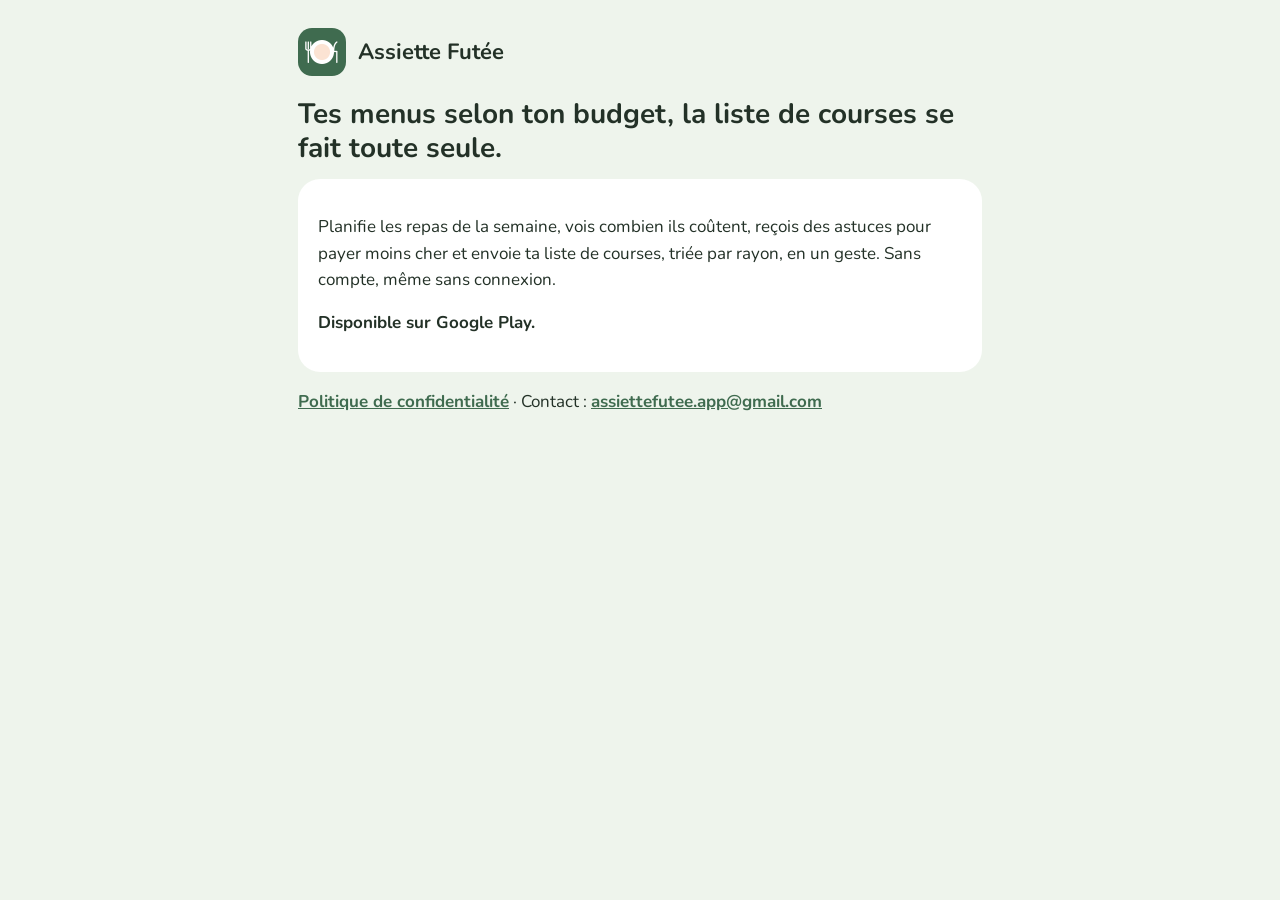
<file: index.html>
<!doctype html>
<html lang="fr"><head><meta charset="utf-8"><meta name="viewport" content="width=device-width,initial-scale=1">
<title>Assiette Futée</title>
<link rel="stylesheet" href="https://fonts.googleapis.com/css2?family=Nunito:wght@400;700;800&display=swap"><link rel="stylesheet" href="_style.css">
<link rel="icon" href="[data-uri]"></head>
<body><main>
<header><img src="[data-uri]" alt=""><b>Assiette Futée</b></header>
<h1>Tes menus selon ton budget, la liste de courses se fait toute seule.</h1>
<div class="card">
<p>Planifie les repas de la semaine, vois combien ils coûtent, reçois des astuces pour payer moins cher et envoie ta liste de courses, triée par rayon, en un geste. Sans compte, même sans connexion.</p>
<p><b>Disponible sur Google Play.</b></p>
</div>
<p><a href="confidentialite.html">Politique de confidentialité</a> · Contact : <a href="mailto:assiettefutee.app@gmail.com">assiettefutee.app@gmail.com</a></p>
</main></body></html>
</file>
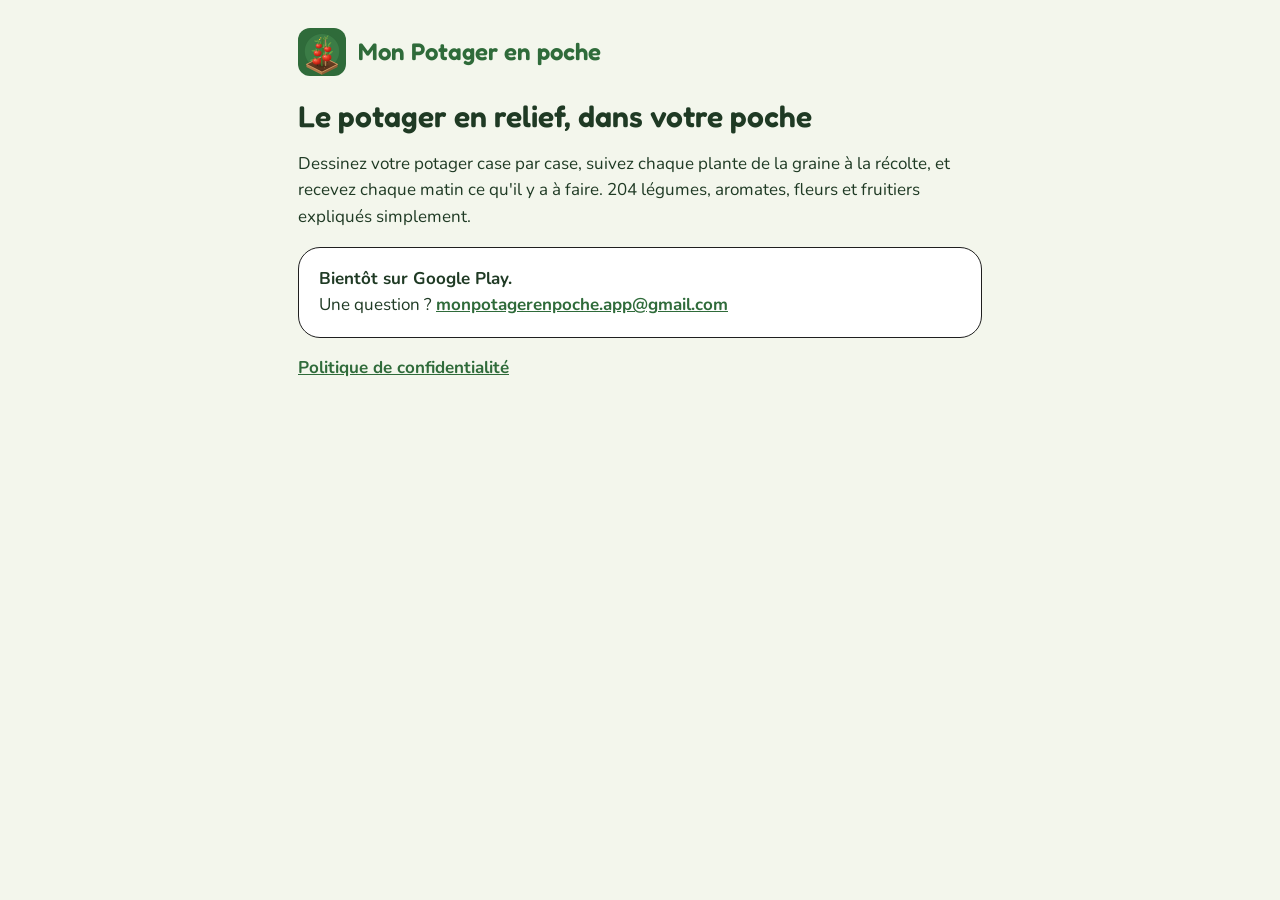
<file: potager/index.html>
<!doctype html>
<html lang="fr"><head><meta charset="utf-8"><meta name="viewport" content="width=device-width,initial-scale=1">
<title>Accueil – Mon Potager en poche</title>
<link rel="stylesheet" href="https://fonts.googleapis.com/css2?family=Fredoka:wght@600&family=Nunito:wght@400;700;800&display=swap"><link rel="stylesheet" href="_style.css">
<link rel="icon" href="[data-uri]"></head>
<body><main>
<header><img src="[data-uri]" alt=""><b>Mon Potager en poche</b></header>
<h1>Le potager en relief, dans votre poche</h1>
<p>Dessinez votre potager case par case, suivez chaque plante de la graine à la récolte, et recevez chaque matin ce qu'il y a à faire. 204 légumes, aromates, fleurs et fruitiers expliqués simplement.</p>
<div class="card"><b>Bientôt sur Google Play.</b><br>Une question ? <a href="mailto:monpotagerenpoche.app@gmail.com">monpotagerenpoche.app@gmail.com</a></div>
<p><a href="confidentialite.html">Politique de confidentialité</a></p>
</main></body></html>
</file>
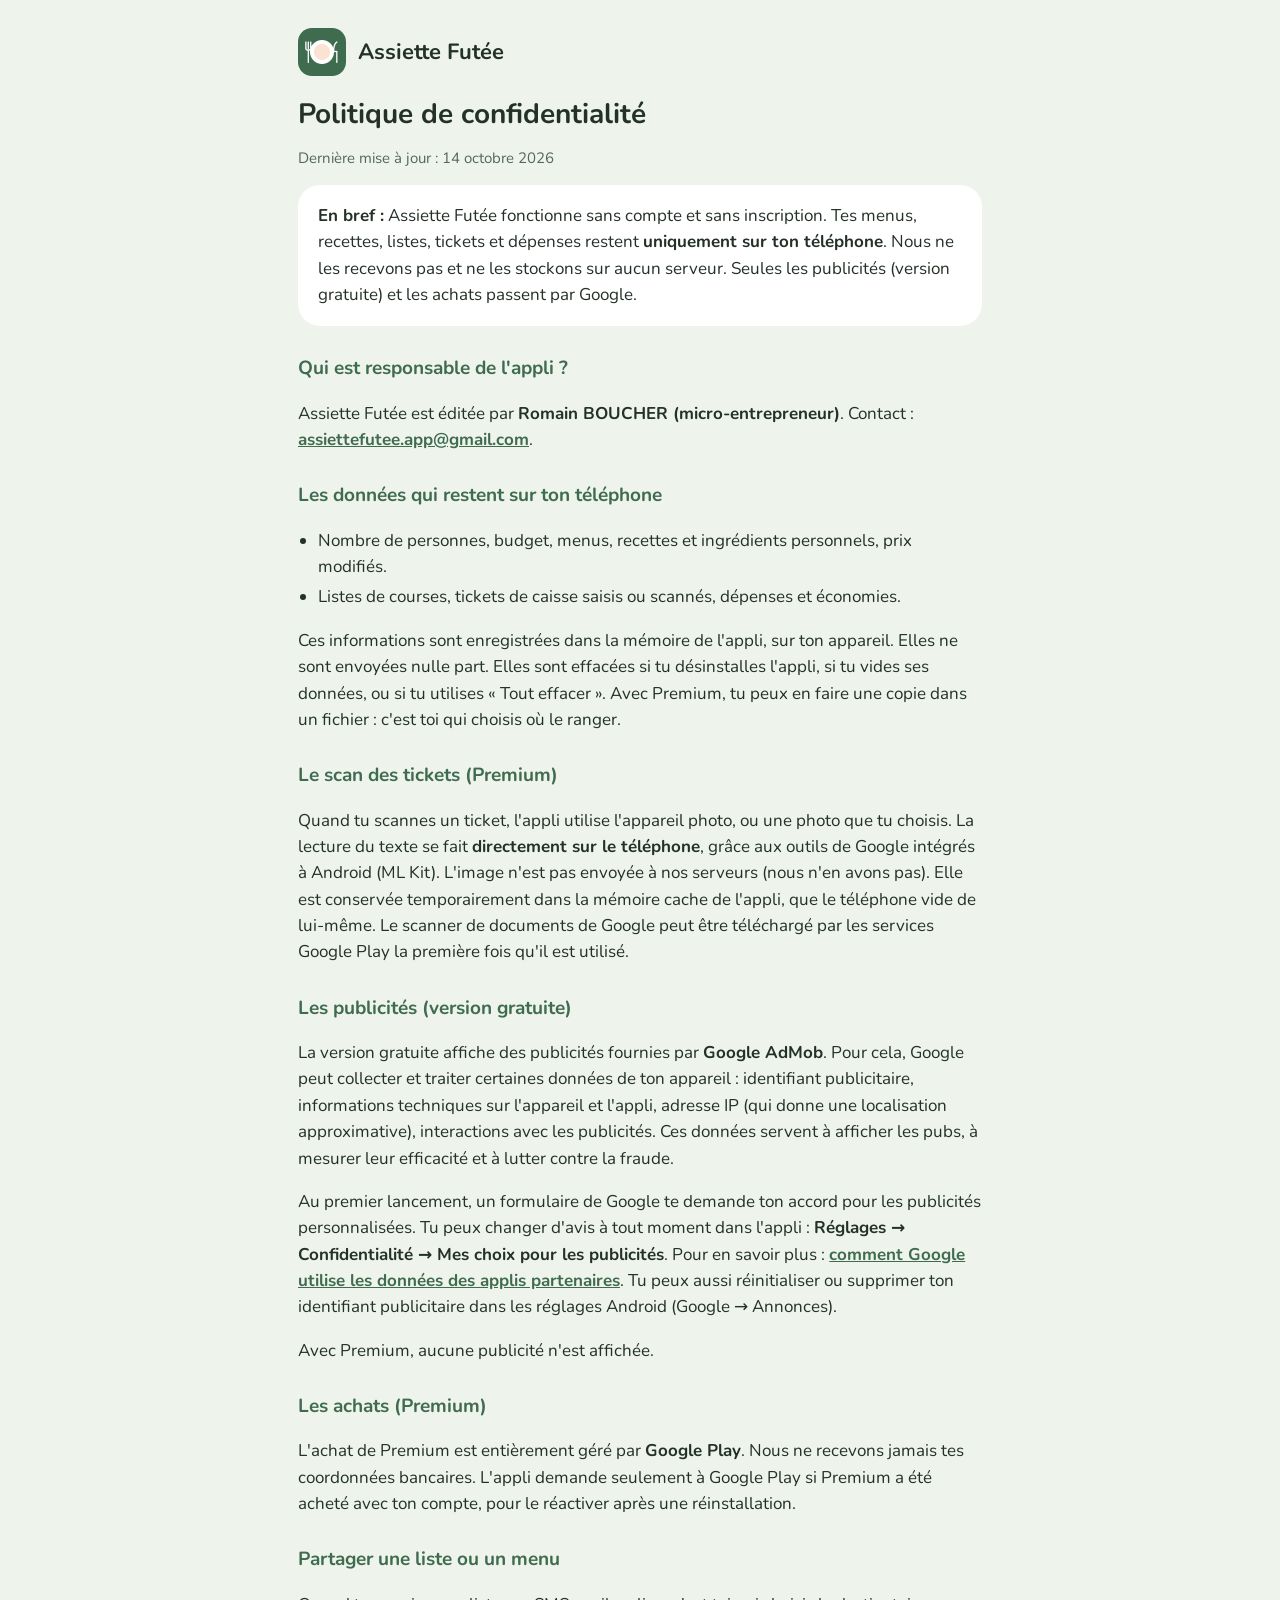
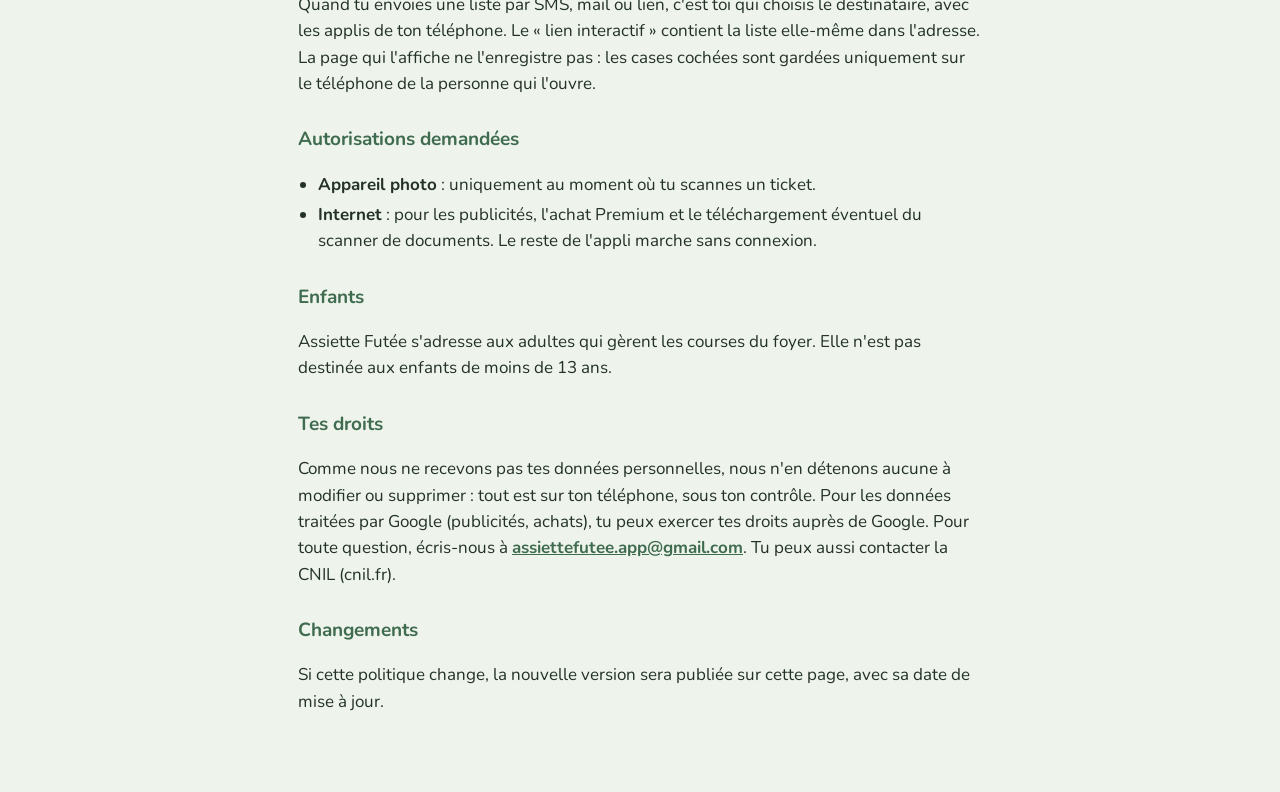
<file: confidentialite.html>
<!doctype html>
<html lang="fr"><head><meta charset="utf-8"><meta name="viewport" content="width=device-width,initial-scale=1">
<title>Confidentialité – Assiette Futée</title>
<link rel="stylesheet" href="https://fonts.googleapis.com/css2?family=Nunito:wght@400;700;800&display=swap"><link rel="stylesheet" href="_style.css">
<link rel="icon" href="[data-uri]"></head>
<body><main>
<header><img src="[data-uri]" alt=""><b>Assiette Futée</b></header>
<h1>Politique de confidentialité</h1>
<p class="muted">Dernière mise à jour : 14 octobre 2026</p>

<div class="card"><b>En bref :</b> Assiette Futée fonctionne sans compte et sans inscription. Tes menus, recettes, listes, tickets et dépenses restent <b>uniquement sur ton téléphone</b>. Nous ne les recevons pas et ne les stockons sur aucun serveur. Seules les publicités (version gratuite) et les achats passent par Google.</div>

<h2>Qui est responsable de l'appli ?</h2>
<p>Assiette Futée est éditée par <b>Romain BOUCHER (micro-entrepreneur)</b>. Contact : <a href="mailto:assiettefutee.app@gmail.com">assiettefutee.app@gmail.com</a>.</p>

<h2>Les données qui restent sur ton téléphone</h2>
<ul>
<li>Nombre de personnes, budget, menus, recettes et ingrédients personnels, prix modifiés.</li>
<li>Listes de courses, tickets de caisse saisis ou scannés, dépenses et économies.</li>
</ul>
<p>Ces informations sont enregistrées dans la mémoire de l'appli, sur ton appareil. Elles ne sont envoyées nulle part. Elles sont effacées si tu désinstalles l'appli, si tu vides ses données, ou si tu utilises « Tout effacer ». Avec Premium, tu peux en faire une copie dans un fichier : c'est toi qui choisis où le ranger.</p>

<h2>Le scan des tickets (Premium)</h2>
<p>Quand tu scannes un ticket, l'appli utilise l'appareil photo, ou une photo que tu choisis. La lecture du texte se fait <b>directement sur le téléphone</b>, grâce aux outils de Google intégrés à Android (ML Kit). L'image n'est pas envoyée à nos serveurs (nous n'en avons pas). Elle est conservée temporairement dans la mémoire cache de l'appli, que le téléphone vide de lui-même. Le scanner de documents de Google peut être téléchargé par les services Google Play la première fois qu'il est utilisé.</p>

<h2>Les publicités (version gratuite)</h2>
<p>La version gratuite affiche des publicités fournies par <b>Google AdMob</b>. Pour cela, Google peut collecter et traiter certaines données de ton appareil : identifiant publicitaire, informations techniques sur l'appareil et l'appli, adresse IP (qui donne une localisation approximative), interactions avec les publicités. Ces données servent à afficher les pubs, à mesurer leur efficacité et à lutter contre la fraude.</p>
<p>Au premier lancement, un formulaire de Google te demande ton accord pour les publicités personnalisées. Tu peux changer d'avis à tout moment dans l'appli : <b>Réglages → Confidentialité → Mes choix pour les publicités</b>. Pour en savoir plus : <a href="https://policies.google.com/technologies/partner-sites">comment Google utilise les données des applis partenaires</a>. Tu peux aussi réinitialiser ou supprimer ton identifiant publicitaire dans les réglages Android (Google → Annonces).</p>
<p>Avec Premium, aucune publicité n'est affichée.</p>

<h2>Les achats (Premium)</h2>
<p>L'achat de Premium est entièrement géré par <b>Google Play</b>. Nous ne recevons jamais tes coordonnées bancaires. L'appli demande seulement à Google Play si Premium a été acheté avec ton compte, pour le réactiver après une réinstallation.</p>

<h2>Partager une liste ou un menu</h2>
<p>Quand tu envoies une liste par SMS, mail ou lien, c'est toi qui choisis le destinataire, avec les applis de ton téléphone. Le « lien interactif » contient la liste elle-même dans l'adresse. La page qui l'affiche ne l'enregistre pas : les cases cochées sont gardées uniquement sur le téléphone de la personne qui l'ouvre.</p>

<h2>Autorisations demandées</h2>
<ul>
<li><b>Appareil photo</b> : uniquement au moment où tu scannes un ticket.</li>
<li><b>Internet</b> : pour les publicités, l'achat Premium et le téléchargement éventuel du scanner de documents. Le reste de l'appli marche sans connexion.</li>
</ul>

<h2>Enfants</h2>
<p>Assiette Futée s'adresse aux adultes qui gèrent les courses du foyer. Elle n'est pas destinée aux enfants de moins de 13 ans.</p>

<h2>Tes droits</h2>
<p>Comme nous ne recevons pas tes données personnelles, nous n'en détenons aucune à modifier ou supprimer : tout est sur ton téléphone, sous ton contrôle. Pour les données traitées par Google (publicités, achats), tu peux exercer tes droits auprès de Google. Pour toute question, écris-nous à <a href="mailto:assiettefutee.app@gmail.com">assiettefutee.app@gmail.com</a>. Tu peux aussi contacter la CNIL (cnil.fr).</p>

<h2>Changements</h2>
<p>Si cette politique change, la nouvelle version sera publiée sur cette page, avec sa date de mise à jour.</p>
</main></body></html>
</file>
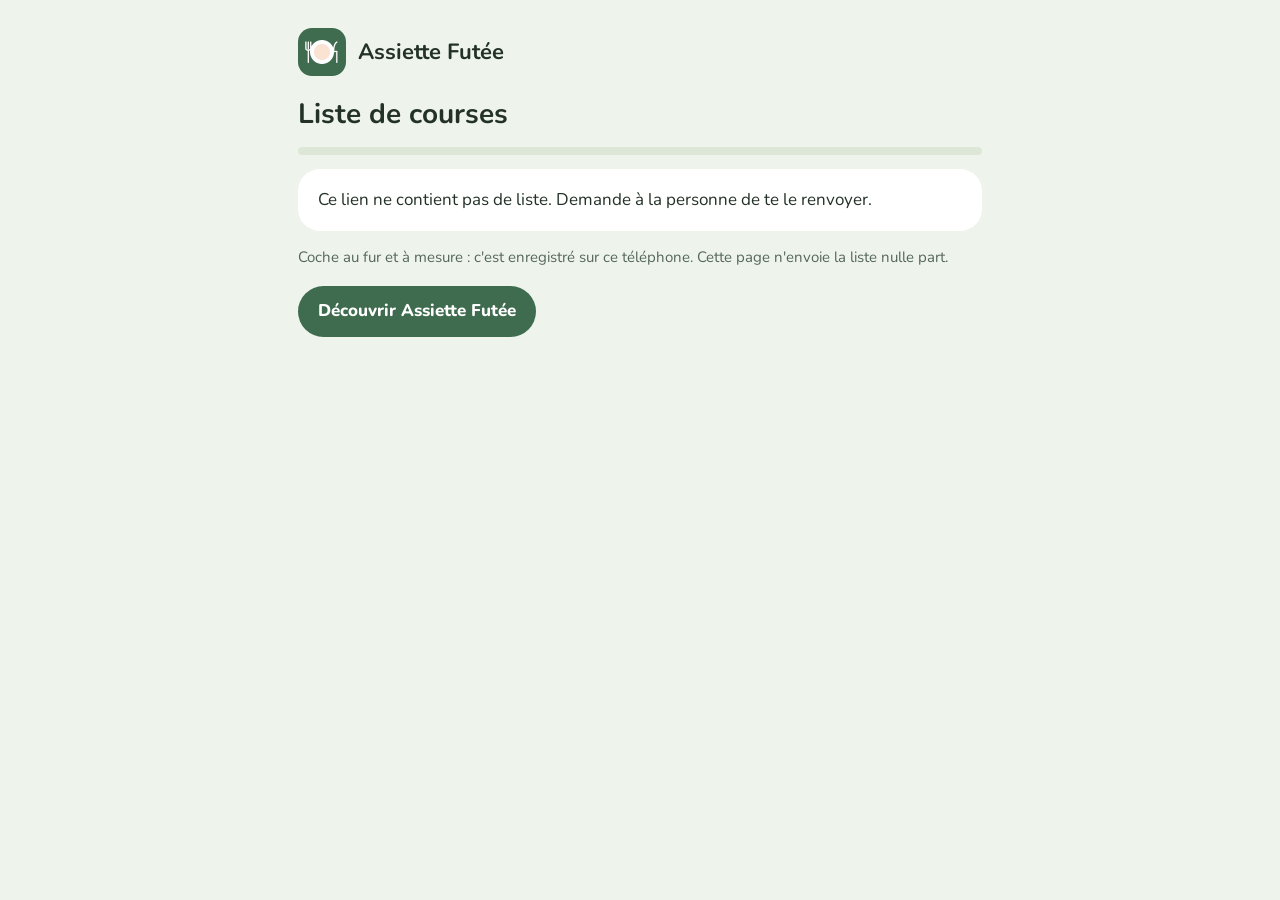
<file: liste.html>
<!doctype html>
<html lang="fr"><head><meta charset="utf-8"><meta name="viewport" content="width=device-width,initial-scale=1">
<meta name="robots" content="noindex">
<title>Liste de courses – Assiette Futée</title>
<link rel="stylesheet" href="https://fonts.googleapis.com/css2?family=Nunito:wght@400;700;800&display=swap"><link rel="stylesheet" href="_style.css">
<link rel="icon" href="[data-uri]">
<style>
.grp{background:#fff;border-radius:22px;padding:6px 16px 8px;margin:12px 0}
.grp h3{font-size:13px;font-weight:800;color:var(--sage);margin:0;padding:10px 0 4px;letter-spacing:.03em;text-transform:uppercase}
label{display:flex;align-items:center;gap:12px;min-height:48px;border-top:1px solid #EEF2EC;cursor:pointer}
label:first-of-type{border-top:0}input{width:24px;height:24px;accent-color:var(--sage);margin:0;flex-shrink:0}
.nm{flex:1}.q{color:var(--muted);font-size:15px}.done .nm{text-decoration:line-through;color:#7E8C82}
.bar{height:8px;background:#DCE7D8;border-radius:99px;overflow:hidden}.bar div{height:8px;background:var(--sage);transition:width .3s}
.btn{display:inline-block;background:var(--sage);color:#fff;text-decoration:none;border-radius:99px;padding:12px 20px;font-weight:800}
</style></head>
<body><main>
<header><img src="[data-uri]" alt=""><b>Assiette Futée</b></header>
<h1>Liste de courses</h1><p class="muted" id="sub"></p>
<div class="bar" aria-hidden="true"><div id="bar" style="width:0"></div></div>
<div id="list"></div>
<p class="muted">Coche au fur et à mesure : c'est enregistré sur ce téléphone. Cette page n'envoie la liste nulle part.</p>
<p><a class="btn" href="./">Découvrir Assiette Futée</a></p>
</main>
<script>
(function () {
  var RAY = ["Fruits & légumes", "Boulangerie", "Boucherie & volaille", "Poissonnerie", "Crèmerie & œufs", "Frais (pâtes, traiteur)", "Épicerie salée", "Huiles, épices & condiments", "Épicerie sucrée", "Surgelés", "Boissons", "Bébé", "Hygiène & beauté", "Entretien & maison", "Autre"];
  var esc = function (s) { return String(s == null ? '' : s).replace(/[&<>"']/g, function (c) { return { '&': '&amp;', '<': '&lt;', '>': '&gt;', '"': '&quot;', "'": '&#39;' }[c]; }); };
  var box = document.getElementById('list'); var m = location.hash.match(/liste=([\w-]+)/);
  if (!m) { box.innerHTML = '<div class="card">Ce lien ne contient pas de liste. Demande à la personne de te le renvoyer.</div>'; return; }
  var data;
  try { data = JSON.parse(decodeURIComponent(escape(atob(m[1].replace(/-/g, '+').replace(/_/g, '/'))))); }
  catch (e) { box.innerHTML = '<div class="card">Ce lien est abîmé (il a peut-être été coupé). Demande à la personne de te le renvoyer.</div>'; return; }
  var key = 'af-shared-' + (data.h || m[1].slice(0, 24)); var st = {};
  try { st = JSON.parse(localStorage.getItem(key) || '{}'); } catch (e) {}
  document.getElementById('sub').textContent = data.t || '';
  var groups = {}; (data.items || []).forEach(function (it, i) { (groups[it[0]] = groups[it[0]] || []).push([i, it]); });
  box.innerHTML = Object.keys(groups).sort(function (a, b) { return a - b; }).map(function (ri) {
    return '<div class="grp"><h3>' + esc(RAY[ri] || 'Autre') + '</h3>' + groups[ri].map(function (x) {
      var i = x[0], it = x[1];
      return '<label class="' + (st[i] ? 'done' : '') + '"><input type="checkbox" data-i="' + i + '"' + (st[i] ? ' checked' : '') + '><span class="nm">' + esc(it[1]) + '</span><span class="q">' + esc(it[2] || '') + '</span></label>';
    }).join('') + '</div>';
  }).join('');
  var total = (data.items || []).length;
  var upd = function () { var n = Object.keys(st).filter(function (k) { return st[k]; }).length; document.getElementById('bar').style.width = (total ? n / total * 100 : 0) + '%'; };
  upd();
  box.addEventListener('change', function (e) {
    var t = e.target; if (!t.dataset.i) return; st[t.dataset.i] = t.checked;
    try { localStorage.setItem(key, JSON.stringify(st)); } catch (x) {}
    t.closest('label').classList.toggle('done', t.checked); upd();
  });
})();
</script>
</body></html>
</file>
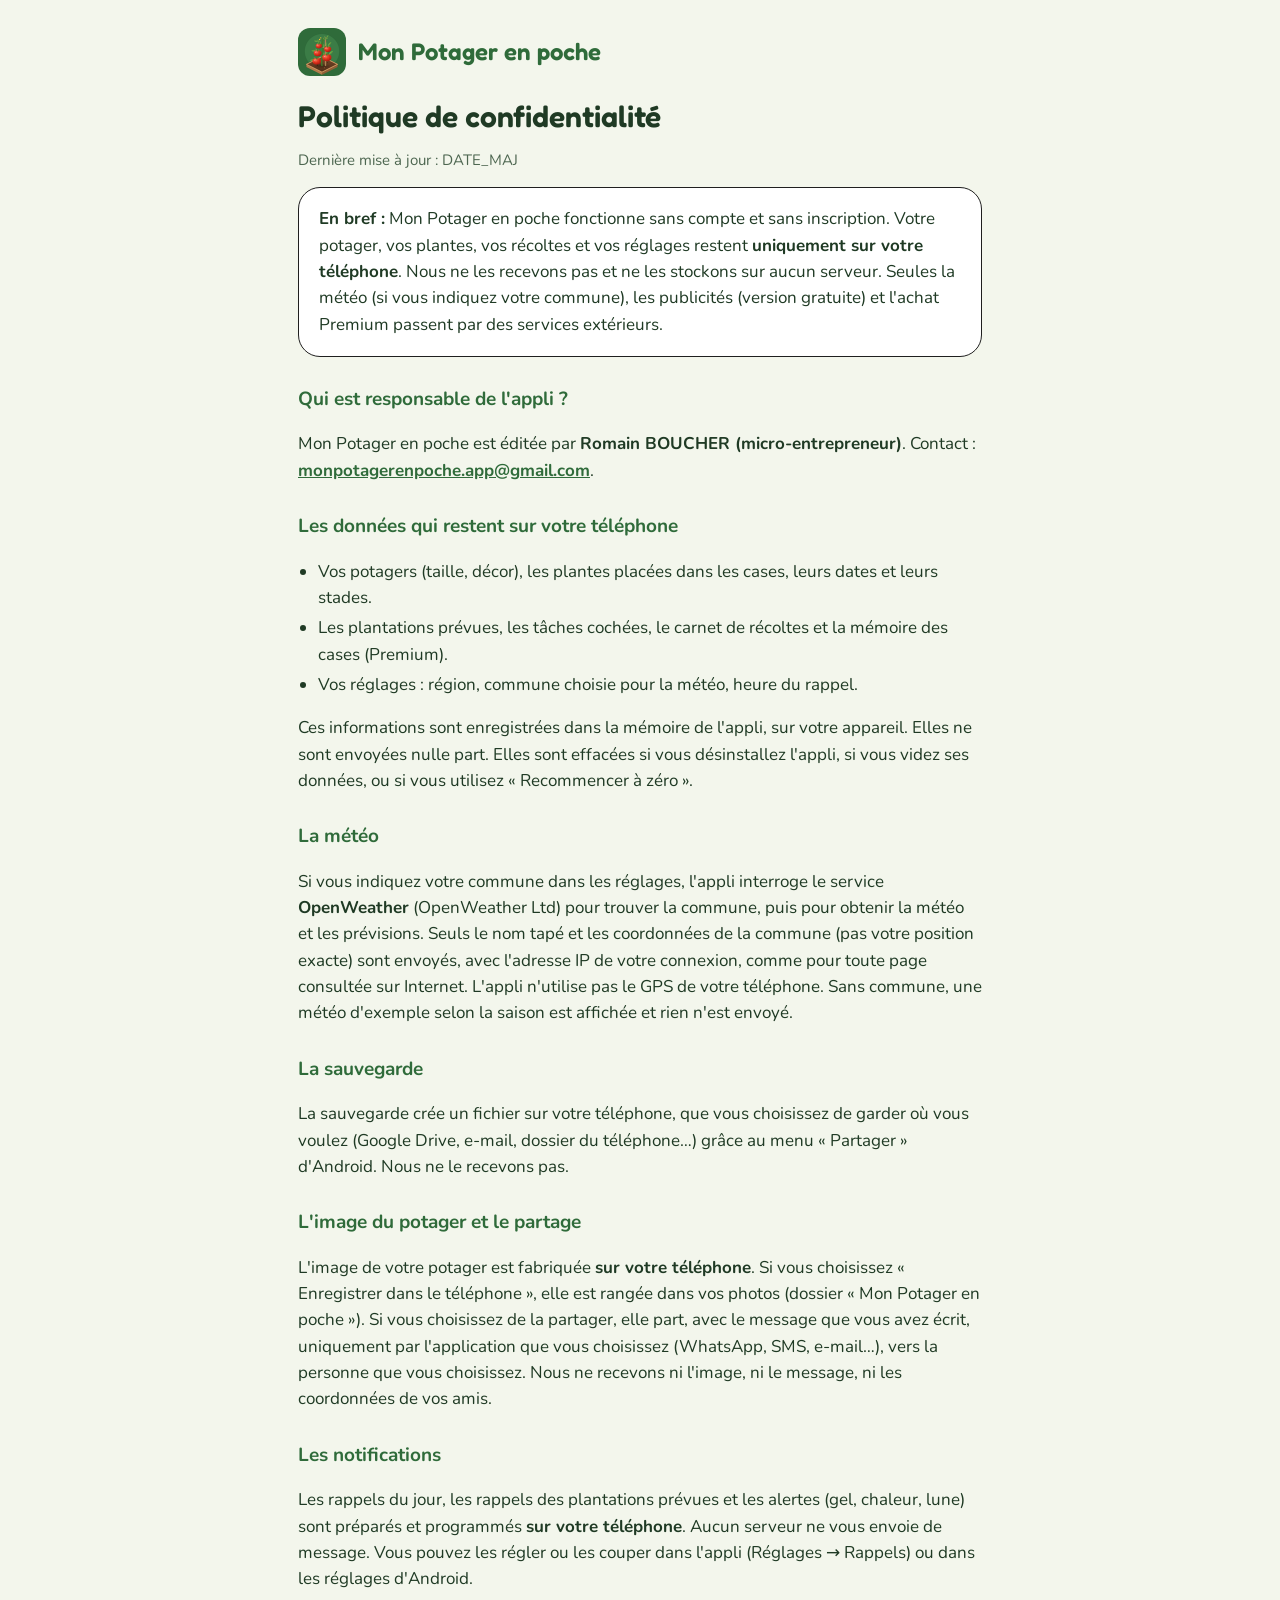
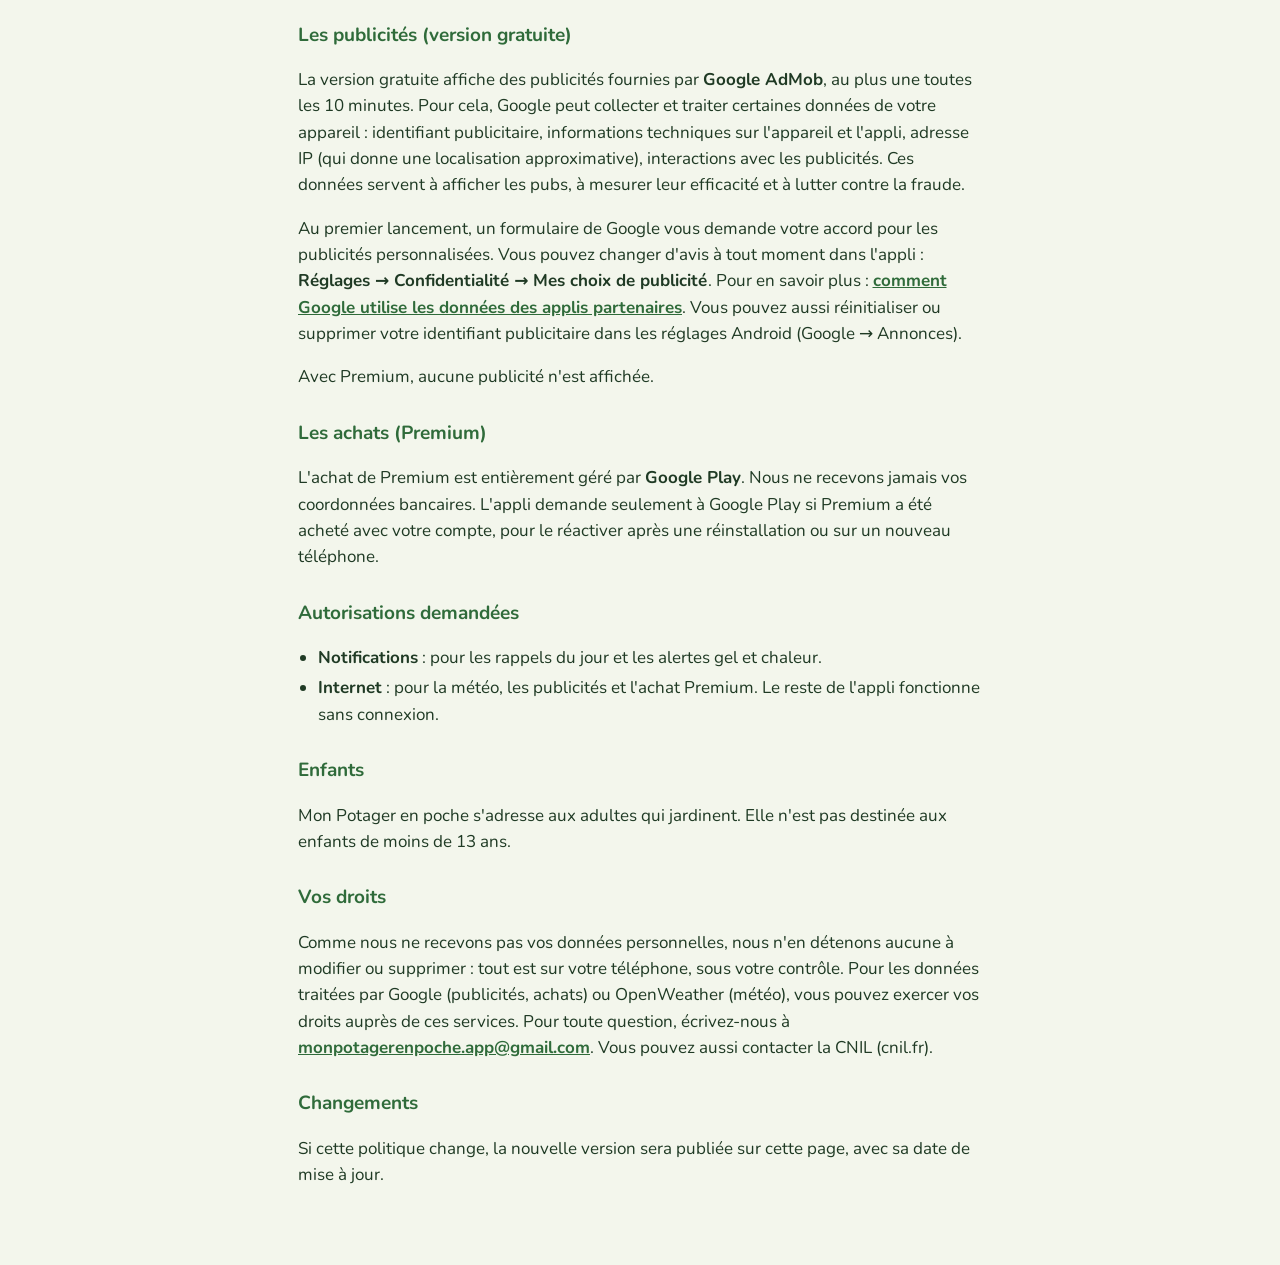
<file: potager/confidentialite.html>
<!doctype html>
<html lang="fr"><head><meta charset="utf-8"><meta name="viewport" content="width=device-width,initial-scale=1">
<title>Confidentialité – Mon Potager en poche</title>
<link rel="stylesheet" href="https://fonts.googleapis.com/css2?family=Fredoka:wght@600&family=Nunito:wght@400;700;800&display=swap"><link rel="stylesheet" href="_style.css">
<link rel="icon" href="[data-uri]"></head>
<body><main>
<header><img src="[data-uri]" alt=""><b>Mon Potager en poche</b></header>
<h1>Politique de confidentialité</h1>
<p class="muted">Dernière mise à jour : DATE_MAJ</p>

<div class="card"><b>En bref :</b> Mon Potager en poche fonctionne sans compte et sans inscription. Votre potager, vos plantes, vos récoltes et vos réglages restent <b>uniquement sur votre téléphone</b>. Nous ne les recevons pas et ne les stockons sur aucun serveur. Seules la météo (si vous indiquez votre commune), les publicités (version gratuite) et l'achat Premium passent par des services extérieurs.</div>

<h2>Qui est responsable de l'appli ?</h2>
<p>Mon Potager en poche est éditée par <b>Romain BOUCHER (micro-entrepreneur)</b>. Contact : <a href="mailto:monpotagerenpoche.app@gmail.com">monpotagerenpoche.app@gmail.com</a>.</p>

<h2>Les données qui restent sur votre téléphone</h2>
<ul>
<li>Vos potagers (taille, décor), les plantes placées dans les cases, leurs dates et leurs stades.</li>
<li>Les plantations prévues, les tâches cochées, le carnet de récoltes et la mémoire des cases (Premium).</li>
<li>Vos réglages : région, commune choisie pour la météo, heure du rappel.</li>
</ul>
<p>Ces informations sont enregistrées dans la mémoire de l'appli, sur votre appareil. Elles ne sont envoyées nulle part. Elles sont effacées si vous désinstallez l'appli, si vous videz ses données, ou si vous utilisez « Recommencer à zéro ».</p>

<h2>La météo</h2>
<p>Si vous indiquez votre commune dans les réglages, l'appli interroge le service <b>OpenWeather</b> (OpenWeather Ltd) pour trouver la commune, puis pour obtenir la météo et les prévisions. Seuls le nom tapé et les coordonnées de la commune (pas votre position exacte) sont envoyés, avec l'adresse IP de votre connexion, comme pour toute page consultée sur Internet. L'appli n'utilise pas le GPS de votre téléphone. Sans commune, une météo d'exemple selon la saison est affichée et rien n'est envoyé.</p>

<h2>La sauvegarde</h2>
<p>La sauvegarde crée un fichier sur votre téléphone, que vous choisissez de garder où vous voulez (Google Drive, e-mail, dossier du téléphone…) grâce au menu « Partager » d'Android. Nous ne le recevons pas.</p>

<h2>L'image du potager et le partage</h2>
<p>L'image de votre potager est fabriquée <b>sur votre téléphone</b>. Si vous choisissez « Enregistrer dans le téléphone », elle est rangée dans vos photos (dossier « Mon Potager en poche »). Si vous choisissez de la partager, elle part, avec le message que vous avez écrit, uniquement par l'application que vous choisissez (WhatsApp, SMS, e-mail…), vers la personne que vous choisissez. Nous ne recevons ni l'image, ni le message, ni les coordonnées de vos amis.</p>

<h2>Les notifications</h2>
<p>Les rappels du jour, les rappels des plantations prévues et les alertes (gel, chaleur, lune) sont préparés et programmés <b>sur votre téléphone</b>. Aucun serveur ne vous envoie de message. Vous pouvez les régler ou les couper dans l'appli (Réglages → Rappels) ou dans les réglages d'Android.</p>

<h2>Les publicités (version gratuite)</h2>
<p>La version gratuite affiche des publicités fournies par <b>Google AdMob</b>, au plus une toutes les 10 minutes. Pour cela, Google peut collecter et traiter certaines données de votre appareil : identifiant publicitaire, informations techniques sur l'appareil et l'appli, adresse IP (qui donne une localisation approximative), interactions avec les publicités. Ces données servent à afficher les pubs, à mesurer leur efficacité et à lutter contre la fraude.</p>
<p>Au premier lancement, un formulaire de Google vous demande votre accord pour les publicités personnalisées. Vous pouvez changer d'avis à tout moment dans l'appli : <b>Réglages → Confidentialité → Mes choix de publicité</b>. Pour en savoir plus : <a href="https://policies.google.com/technologies/partner-sites">comment Google utilise les données des applis partenaires</a>. Vous pouvez aussi réinitialiser ou supprimer votre identifiant publicitaire dans les réglages Android (Google → Annonces).</p>
<p>Avec Premium, aucune publicité n'est affichée.</p>

<h2>Les achats (Premium)</h2>
<p>L'achat de Premium est entièrement géré par <b>Google Play</b>. Nous ne recevons jamais vos coordonnées bancaires. L'appli demande seulement à Google Play si Premium a été acheté avec votre compte, pour le réactiver après une réinstallation ou sur un nouveau téléphone.</p>

<h2>Autorisations demandées</h2>
<ul>
<li><b>Notifications</b> : pour les rappels du jour et les alertes gel et chaleur.</li>
<li><b>Internet</b> : pour la météo, les publicités et l'achat Premium. Le reste de l'appli fonctionne sans connexion.</li>
</ul>

<h2>Enfants</h2>
<p>Mon Potager en poche s'adresse aux adultes qui jardinent. Elle n'est pas destinée aux enfants de moins de 13 ans.</p>

<h2>Vos droits</h2>
<p>Comme nous ne recevons pas vos données personnelles, nous n'en détenons aucune à modifier ou supprimer : tout est sur votre téléphone, sous votre contrôle. Pour les données traitées par Google (publicités, achats) ou OpenWeather (météo), vous pouvez exercer vos droits auprès de ces services. Pour toute question, écrivez-nous à <a href="mailto:monpotagerenpoche.app@gmail.com">monpotagerenpoche.app@gmail.com</a>. Vous pouvez aussi contacter la CNIL (cnil.fr).</p>

<h2>Changements</h2>
<p>Si cette politique change, la nouvelle version sera publiée sur cette page, avec sa date de mise à jour.</p>
</main></body></html>
</file>
<file: _style.css>
:root{--bg:#EEF4EC;--ink:#233127;--muted:#55665A;--sage:#3F6B4F;--peach:#FBE3D3;--peach-ink:#8A3D1A;color-scheme:light}
*{box-sizing:border-box}body{margin:0;background:var(--bg);color:var(--ink);font-family:'Nunito',system-ui,sans-serif;line-height:1.55;font-size:17px}
main{max-width:720px;margin:0 auto;padding:28px 18px 60px}
header{display:flex;align-items:center;gap:12px;margin-bottom:22px}header img{width:48px;height:48px;border-radius:14px}
header b{font-size:22px}h1{font-size:28px;line-height:1.2;margin:0 0 6px}h2{font-size:19px;margin:28px 0 6px;color:var(--sage)}
.card{background:#fff;border-radius:22px;padding:18px 20px;margin:14px 0}.muted{color:var(--muted);font-size:15px}
a{color:var(--sage);font-weight:700}ul{padding-left:20px}li{margin:4px 0}
</file>
<file: potager/_style.css>
:root{--bg:#F3F6EC;--ink:#1F3A24;--muted:#4D6650;--vert:#2F6B3A;color-scheme:light}
*{box-sizing:border-box}body{margin:0;background:var(--bg);color:var(--ink);font-family:'Nunito',system-ui,sans-serif;line-height:1.55;font-size:17px}
main{max-width:720px;margin:0 auto;padding:28px 18px 60px}
header{display:flex;align-items:center;gap:12px;margin-bottom:22px}header img{width:48px;height:48px;border-radius:12px}
header b{font-family:'Fredoka','Nunito',sans-serif;font-weight:600;font-size:24px;color:var(--vert)}h1{font-family:'Fredoka','Nunito',sans-serif;font-weight:600;font-size:30px;line-height:1.2;margin:0 0 6px}h2{font-size:19px;margin:28px 0 6px;color:var(--vert)}
.card{background:#fff;border:1px solid #1F1F1F;border-radius:22px;padding:18px 20px;margin:14px 0}.muted{color:var(--muted);font-size:15px}
a{color:var(--vert);font-weight:700}ul{padding-left:20px}li{margin:4px 0}
</file>
